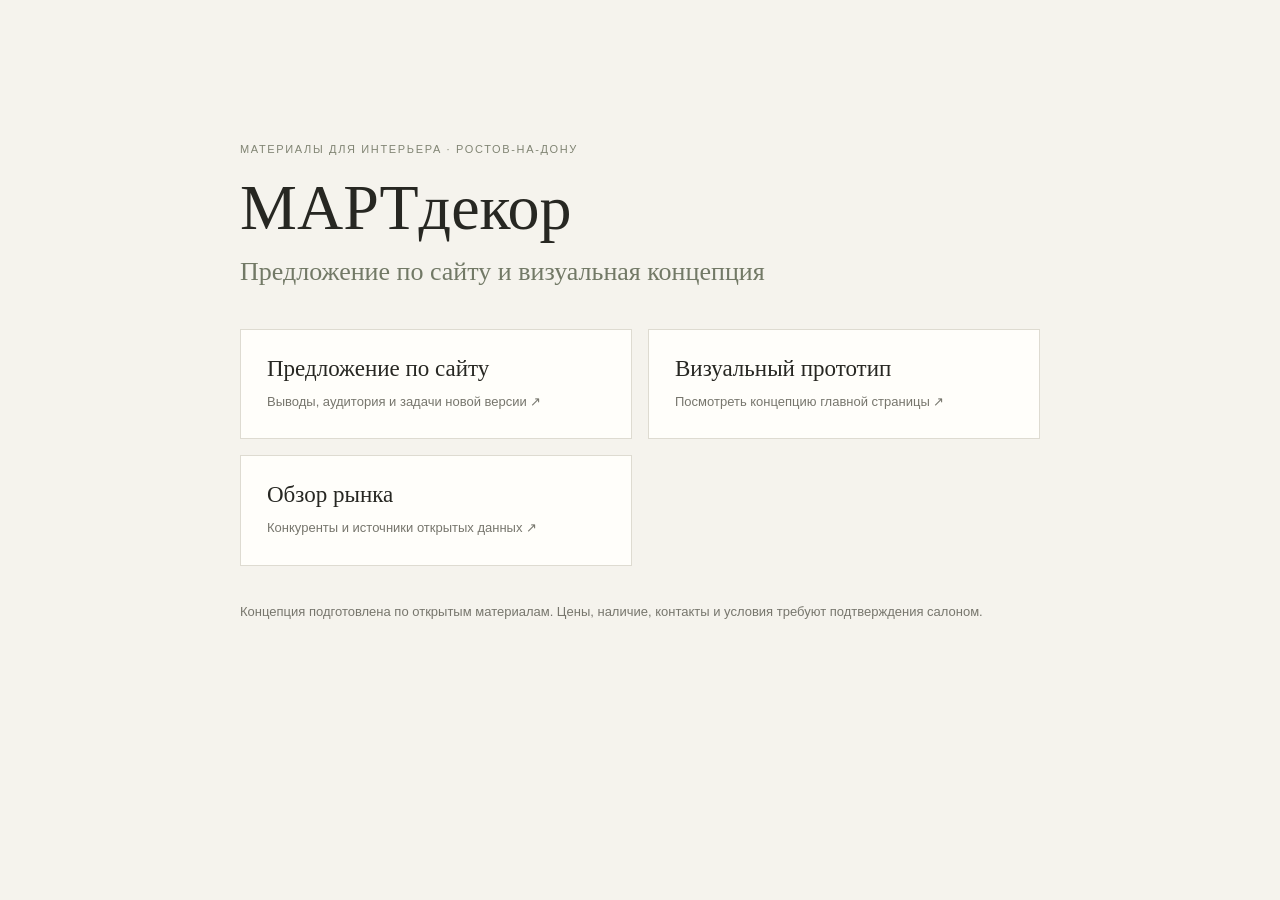
<file: index.html>
<!doctype html>
<html lang="ru"><head><meta charset="utf-8"><meta name="viewport" content="width=device-width,initial-scale=1"><title>МАРТдекор — сайт и предложение</title><link rel="stylesheet" href="style.css"></head>
<body><main><p class="kicker">Материалы для интерьера · Ростов-на-Дону</p><h1>МАРТдекор</h1><p class="lead">Предложение по сайту и визуальная концепция</p>
<div class="cards"><a href="kp/"><b>Предложение по сайту</b><span>Выводы, аудитория и задачи новой версии ↗</span></a><a href="prototype/index.html"><b>Визуальный прототип</b><span>Посмотреть концепцию главной страницы ↗</span></a><a href="market-analysis.html"><b>Обзор рынка</b><span>Конкуренты и источники открытых данных ↗</span></a></div>
<p class="note">Концепция подготовлена по открытым материалам. Цены, наличие, контакты и условия требуют подтверждения салоном.</p></main></body></html>
</file>
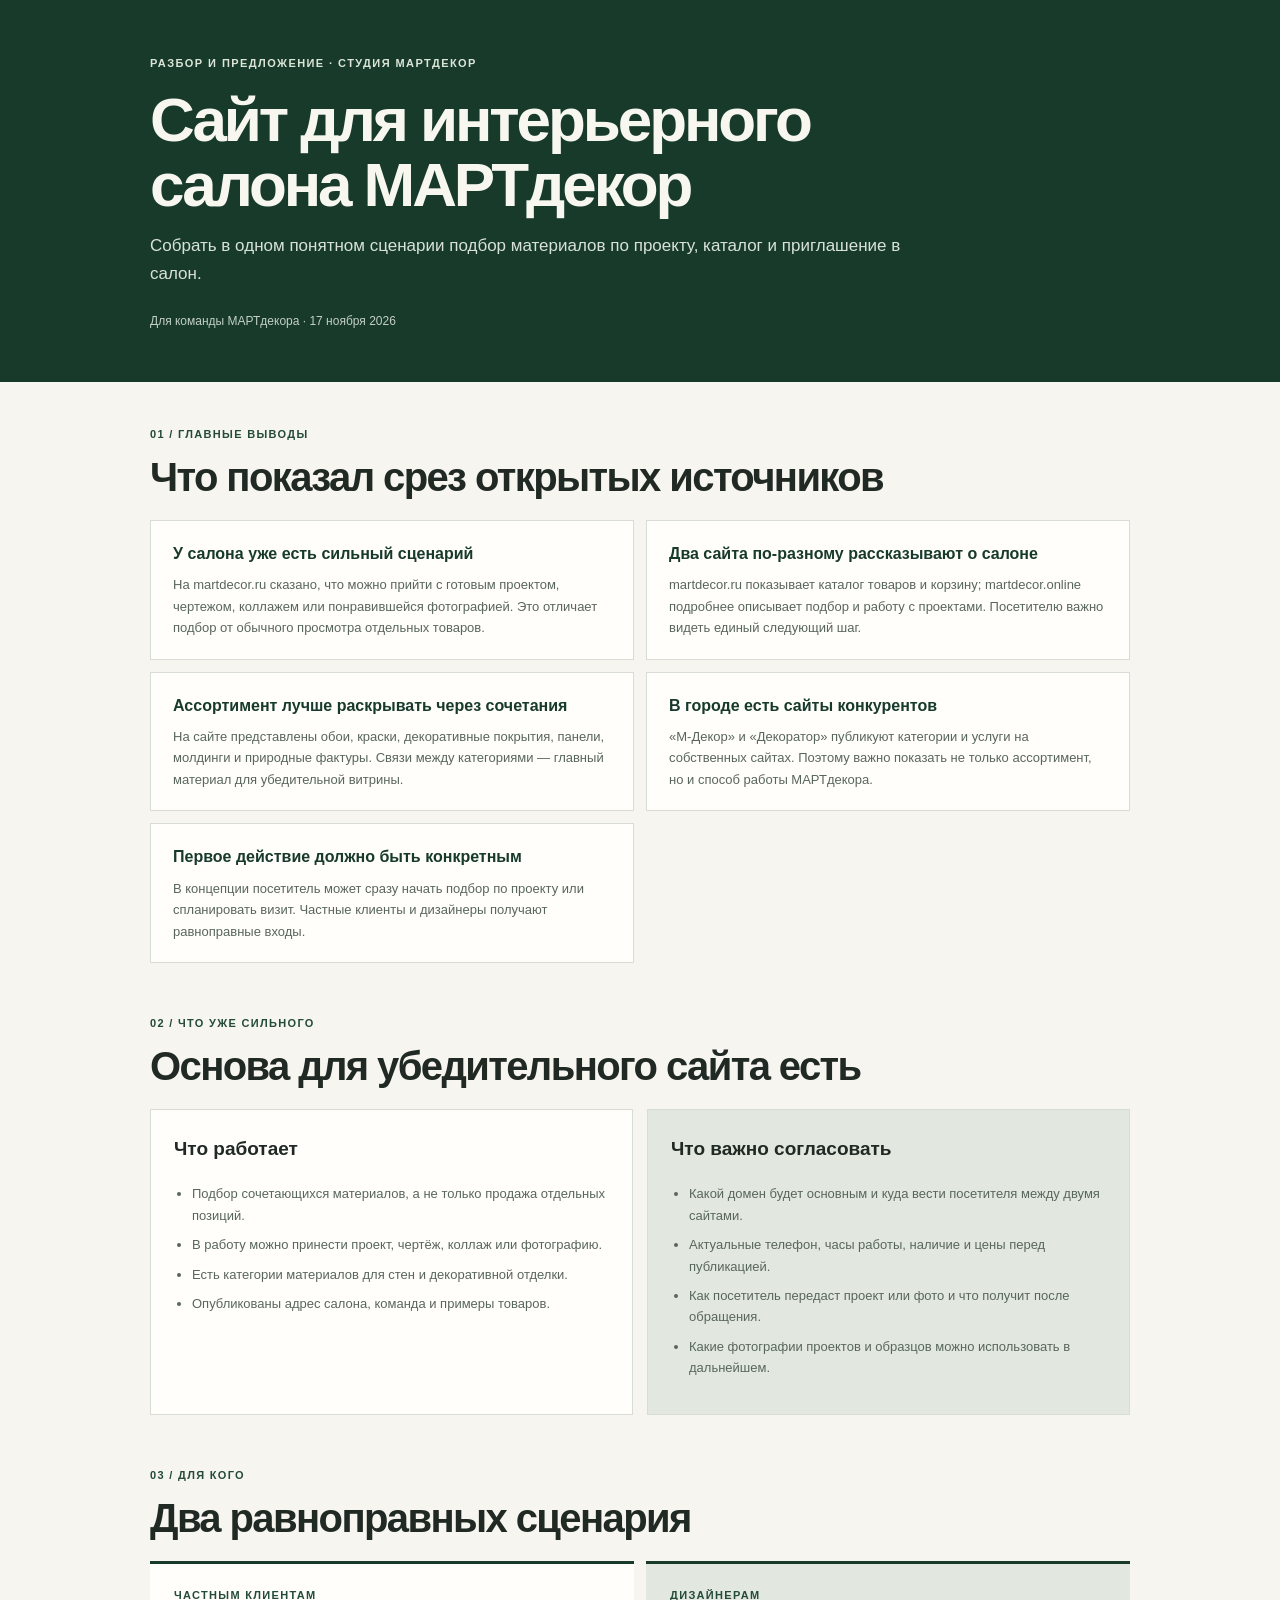
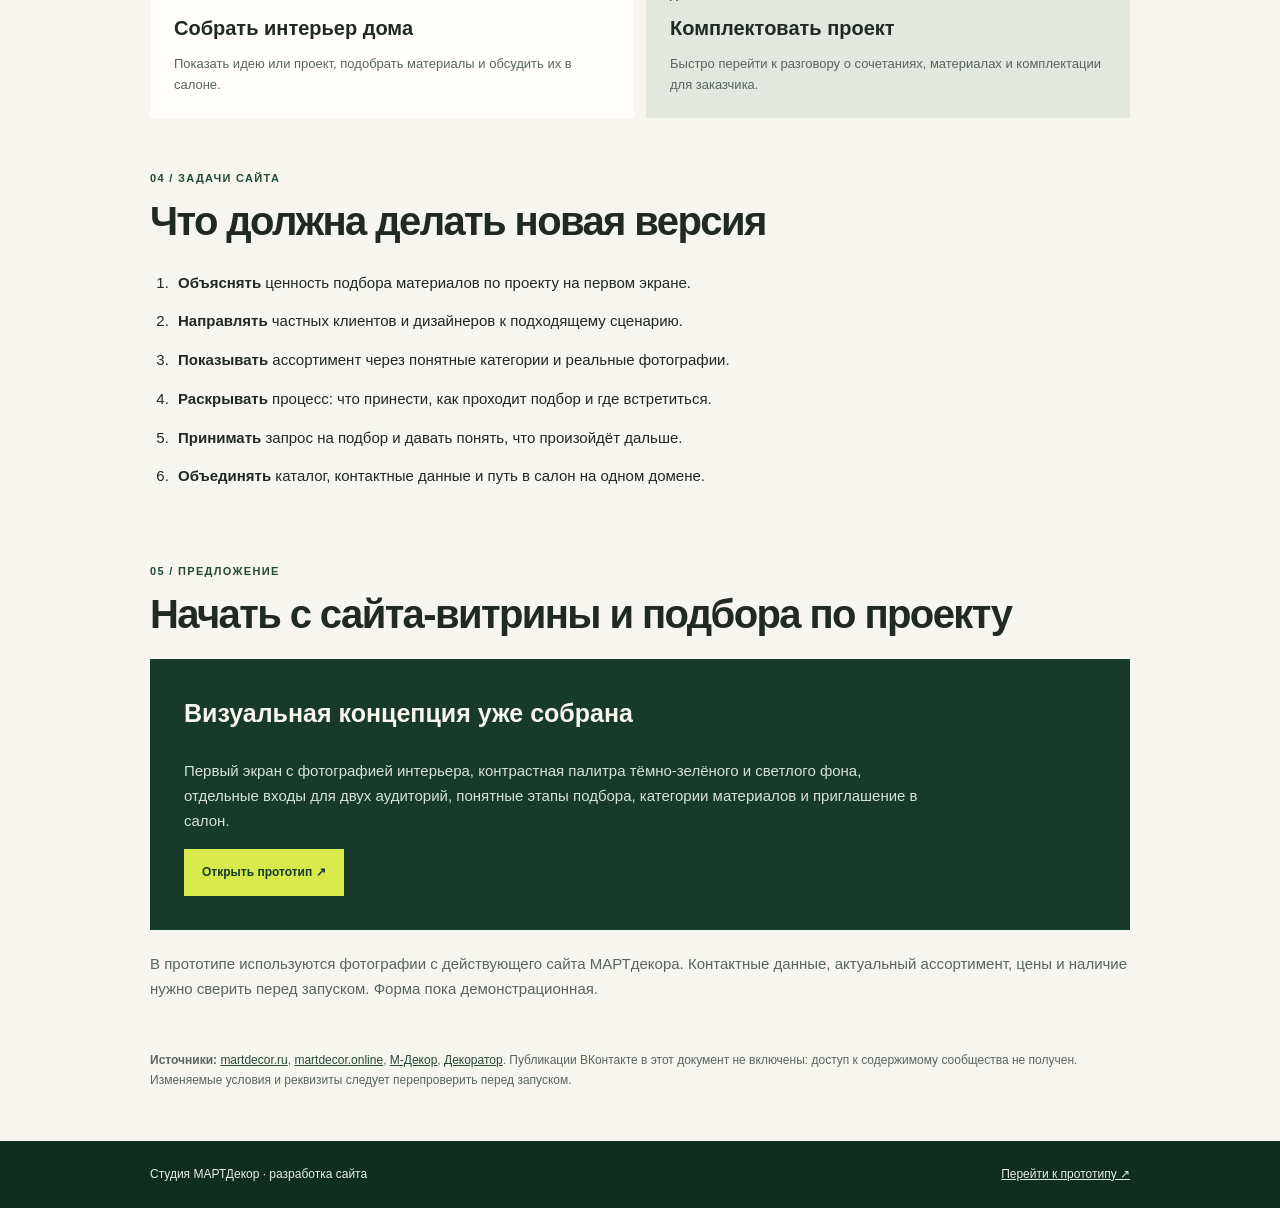
<file: kp/index.html>
<!doctype html>
<html lang="ru">
<head>
  <meta charset="utf-8">
  <meta name="viewport" content="width=device-width, initial-scale=1">
  <meta name="robots" content="noindex,nofollow">
  <title>Сайт для МАРТдекора — предложение</title>
  <style>
    :root{--green:#173a2b;--green2:#244b38;--paper:#f6f5ef;--white:#fffefa;--sage:#e2e8df;--ink:#202923;--muted:#59665d;--lime:#d7e94b;--line:#d7ddd5}
    *{box-sizing:border-box}body{margin:0;background:var(--paper);color:var(--ink);font:15px/1.65 Arial,sans-serif}a{color:inherit}.wrap{width:min(980px,calc(100% - 48px));margin:auto}header{background:var(--green);color:#f7f7f0;padding:54px 0 50px}header .wrap{max-width:980px}.eyebrow{margin:0 0 16px;color:#dbe6d8;font-size:11px;font-weight:700;letter-spacing:.13em;text-transform:uppercase}h1,h2,h3,p{margin-top:0}h1{max-width:820px;margin-bottom:15px;font-size:clamp(36px,6vw,62px);line-height:1.04;letter-spacing:-.05em}header p{max-width:760px;color:#d9e2d8;font-size:17px}.meta{margin-top:24px;color:#c3d0c5;font-size:12px}section{padding:43px 0 8px}.num{color:var(--green2);font-size:11px;font-weight:700;letter-spacing:.12em;text-transform:uppercase}h2{margin:12px 0 20px;font-size:clamp(28px,4vw,40px);line-height:1.12;letter-spacing:-.04em}.muted{color:var(--muted)}.findings{display:grid;grid-template-columns:1fr 1fr;gap:12px}.card{background:var(--white);border:1px solid var(--line);padding:20px 22px}.card b{display:block;margin-bottom:7px;color:var(--green);font-size:16px}.card p{margin:0;color:var(--muted);font-size:13px}.columns{display:grid;grid-template-columns:1fr 1fr;gap:14px}.panel{padding:23px;background:var(--white);border:1px solid var(--line)}.panel.green{background:var(--sage)}.panel h3{font-size:19px}.panel ul{padding-left:18px;margin:12px 0}.panel li{margin:8px 0;color:var(--muted);font-size:13px}.audience-grid{display:grid;grid-template-columns:1fr 1fr;gap:12px}.audience{padding:22px 24px;background:var(--white);border-top:3px solid var(--green)}.audience:nth-child(2){background:var(--sage)}.audience h3{margin:8px 0;font-size:20px}.audience p{margin:0;color:var(--muted);font-size:13px}.tasks{padding-left:23px}.tasks li{padding:7px 0 7px 5px}.offer{background:var(--green);color:#f7f7f0;padding:34px;margin:22px 0}.offer h3{font-size:25px}.offer p{max-width:740px;color:#d7e1d7}.button{display:inline-block;padding:14px 18px;background:var(--lime);color:var(--green);font-size:12px;font-weight:700;text-decoration:none}.sources{padding:26px 0 50px;color:var(--muted);font-size:12px}.sources a{color:var(--green2)}footer{padding:24px 0;background:#102d21;color:#e7eee7;font-size:12px}footer .wrap{display:flex;justify-content:space-between;gap:20px;flex-wrap:wrap}footer a{color:#e7eee7}
    @media(max-width:650px){.wrap{width:calc(100% - 36px)}header{padding:38px 0}header p{font-size:15px}.findings,.columns,.audience-grid{grid-template-columns:1fr}.card,.panel{padding:18px}.offer{padding:25px 20px}section{padding-top:34px}}
  </style>
</head>
<body>
  <header><div class="wrap"><p class="eyebrow">Разбор и предложение · Студия МАРТДекор</p><h1>Сайт для интерьерного салона МАРТдекор</h1><p>Собрать в одном понятном сценарии подбор материалов по проекту, каталог и приглашение в салон.</p><div class="meta">Для команды МАРТдекора · 17 ноября 2026</div></div></header>
  <main class="wrap">
    <section><div class="num">01 / Главные выводы</div><h2>Что показал срез открытых источников</h2><div class="findings">
      <article class="card"><b>У салона уже есть сильный сценарий</b><p>На martdecor.ru сказано, что можно прийти с готовым проектом, чертежом, коллажем или понравившейся фотографией. Это отличает подбор от обычного просмотра отдельных товаров.</p></article>
      <article class="card"><b>Два сайта по-разному рассказывают о салоне</b><p>martdecor.ru показывает каталог товаров и корзину; martdecor.online подробнее описывает подбор и работу с проектами. Посетителю важно видеть единый следующий шаг.</p></article>
      <article class="card"><b>Ассортимент лучше раскрывать через сочетания</b><p>На сайте представлены обои, краски, декоративные покрытия, панели, молдинги и природные фактуры. Связи между категориями — главный материал для убедительной витрины.</p></article>
      <article class="card"><b>В городе есть сайты конкурентов</b><p>«М-Декор» и «Декоратор» публикуют категории и услуги на собственных сайтах. Поэтому важно показать не только ассортимент, но и способ работы МАРТдекора.</p></article>
      <article class="card"><b>Первое действие должно быть конкретным</b><p>В концепции посетитель может сразу начать подбор по проекту или спланировать визит. Частные клиенты и дизайнеры получают равноправные входы.</p></article>
    </div></section>

    <section><div class="num">02 / Что уже сильного</div><h2>Основа для убедительного сайта есть</h2><div class="columns">
      <article class="panel"><h3>Что работает</h3><ul><li>Подбор сочетающихся материалов, а не только продажа отдельных позиций.</li><li>В работу можно принести проект, чертёж, коллаж или фотографию.</li><li>Есть категории материалов для стен и декоративной отделки.</li><li>Опубликованы адрес салона, команда и примеры товаров.</li></ul></article>
      <article class="panel green"><h3>Что важно согласовать</h3><ul><li>Какой домен будет основным и куда вести посетителя между двумя сайтами.</li><li>Актуальные телефон, часы работы, наличие и цены перед публикацией.</li><li>Как посетитель передаст проект или фото и что получит после обращения.</li><li>Какие фотографии проектов и образцов можно использовать в дальнейшем.</li></ul></article>
    </div></section>

    <section><div class="num">03 / Для кого</div><h2>Два равноправных сценария</h2><div class="audience-grid">
      <article class="audience"><div class="num">Частным клиентам</div><h3>Собрать интерьер дома</h3><p>Показать идею или проект, подобрать материалы и обсудить их в салоне.</p></article>
      <article class="audience"><div class="num">Дизайнерам</div><h3>Комплектовать проект</h3><p>Быстро перейти к разговору о сочетаниях, материалах и комплектации для заказчика.</p></article>
    </div></section>

    <section><div class="num">04 / Задачи сайта</div><h2>Что должна делать новая версия</h2><ol class="tasks"><li><b>Объяснять</b> ценность подбора материалов по проекту на первом экране.</li><li><b>Направлять</b> частных клиентов и дизайнеров к подходящему сценарию.</li><li><b>Показывать</b> ассортимент через понятные категории и реальные фотографии.</li><li><b>Раскрывать</b> процесс: что принести, как проходит подбор и где встретиться.</li><li><b>Принимать</b> запрос на подбор и давать понять, что произойдёт дальше.</li><li><b>Объединять</b> каталог, контактные данные и путь в салон на одном домене.</li></ol></section>

    <section><div class="num">05 / Предложение</div><h2>Начать с сайта-витрины и подбора по проекту</h2><div class="offer"><h3>Визуальная концепция уже собрана</h3><p>Первый экран с фотографией интерьера, контрастная палитра тёмно-зелёного и светлого фона, отдельные входы для двух аудиторий, понятные этапы подбора, категории материалов и приглашение в салон.</p><a class="button" href="../prototype/index.html">Открыть прототип ↗</a></div><p class="muted">В прототипе используются фотографии с действующего сайта МАРТдекора. Контактные данные, актуальный ассортимент, цены и наличие нужно сверить перед запуском. Форма пока демонстрационная.</p></section>

    <div class="sources"><b>Источники:</b> <a href="https://martdecor.ru/">martdecor.ru</a>, <a href="https://martdecor.online/">martdecor.online</a>, <a href="https://m-decor-salon.ru/">М-Декор</a>, <a href="https://decorator-don.ru/">Декоратор</a>. Публикации ВКонтакте в этот документ не включены: доступ к содержимому сообщества не получен. Изменяемые условия и реквизиты следует перепроверить перед запуском.</div>
  </main>
  <footer><div class="wrap"><span>Студия МАРТДекор · разработка сайта</span><a href="../prototype/index.html">Перейти к прототипу ↗</a></div></footer>
</body>
</html>
</file>
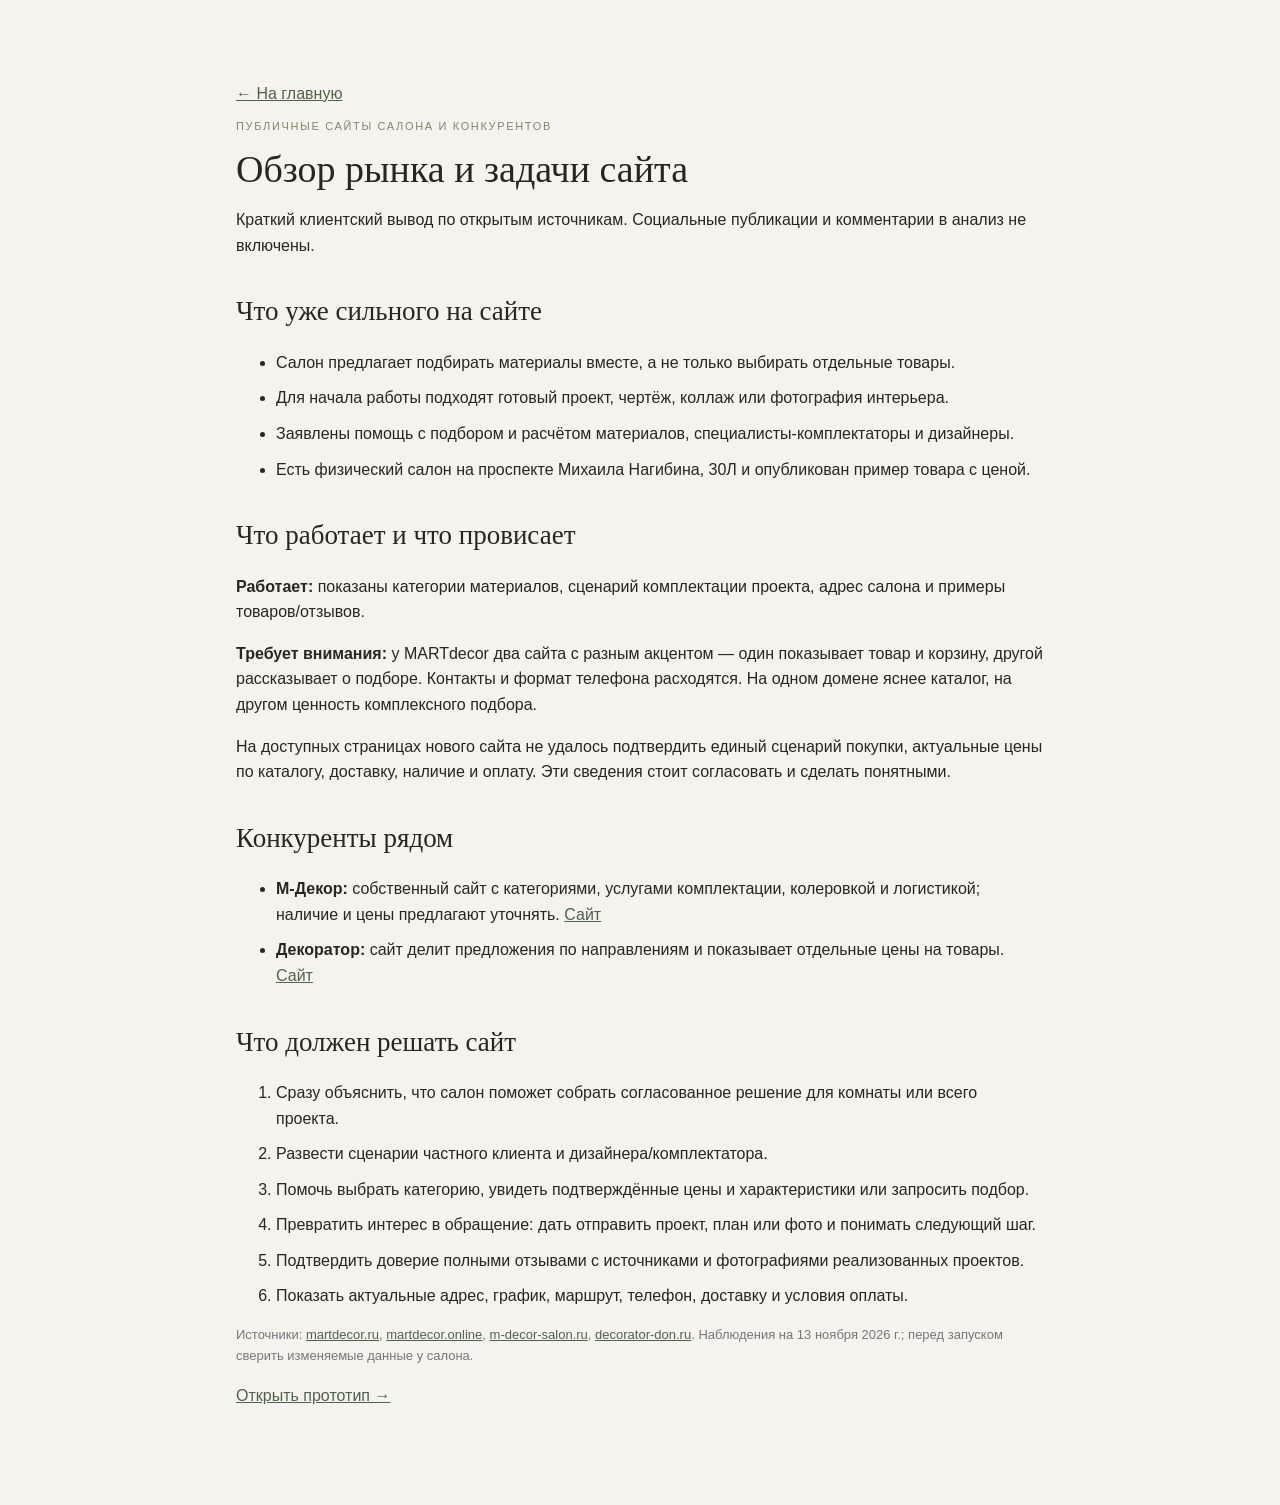
<file: market-analysis.html>
<!doctype html><html lang="ru"><head><meta charset="utf-8"><meta name="viewport" content="width=device-width,initial-scale=1"><title>Обзор рынка — МАРТдекор</title><link rel="stylesheet" href="style.css"><style>article{max-width:880px;margin:5vh auto;padding:36px}h1,h2{font:38px Georgia,serif;font-weight:500}h2{font-size:27px;margin-top:38px}.back{color:#52604e}li{margin:10px 0}.src{font-size:13px;color:#777}a{color:#52604e}</style></head><body><article><a class="back" href="index.html">← На главную</a><p class="kicker">Публичные сайты салона и конкурентов</p><h1>Обзор рынка и задачи сайта</h1><p>Краткий клиентский вывод по открытым источникам. Социальные публикации и комментарии в анализ не включены.</p><h2>Что уже сильного на сайте</h2><ul><li>Салон предлагает подбирать материалы вместе, а не только выбирать отдельные товары.</li><li>Для начала работы подходят готовый проект, чертёж, коллаж или фотография интерьера.</li><li>Заявлены помощь с подбором и расчётом материалов, специалисты-комплектаторы и дизайнеры.</li><li>Есть физический салон на проспекте Михаила Нагибина, 30Л и опубликован пример товара с ценой.</li></ul><h2>Что работает и что провисает</h2><p><b>Работает:</b> показаны категории материалов, сценарий комплектации проекта, адрес салона и примеры товаров/отзывов.</p><p><b>Требует внимания:</b> у MARTdecor два сайта с разным акцентом — один показывает товар и корзину, другой рассказывает о подборе. Контакты и формат телефона расходятся. На одном домене яснее каталог, на другом ценность комплексного подбора.</p><p>На доступных страницах нового сайта не удалось подтвердить единый сценарий покупки, актуальные цены по каталогу, доставку, наличие и оплату. Эти сведения стоит согласовать и сделать понятными.</p><h2>Конкуренты рядом</h2><ul><li><b>М-Декор:</b> собственный сайт с категориями, услугами комплектации, колеровкой и логистикой; наличие и цены предлагают уточнять. <a href="https://m-decor-salon.ru/">Сайт</a></li><li><b>Декоратор:</b> сайт делит предложения по направлениям и показывает отдельные цены на товары. <a href="https://decorator-don.ru/">Сайт</a></li></ul><h2>Что должен решать сайт</h2><ol><li>Сразу объяснить, что салон поможет собрать согласованное решение для комнаты или всего проекта.</li><li>Развести сценарии частного клиента и дизайнера/комплектатора.</li><li>Помочь выбрать категорию, увидеть подтверждённые цены и характеристики или запросить подбор.</li><li>Превратить интерес в обращение: дать отправить проект, план или фото и понимать следующий шаг.</li><li>Подтвердить доверие полными отзывами с источниками и фотографиями реализованных проектов.</li><li>Показать актуальные адрес, график, маршрут, телефон, доставку и условия оплаты.</li></ol><p class="src">Источники: <a href="https://martdecor.ru/">martdecor.ru</a>, <a href="https://martdecor.online/">martdecor.online</a>, <a href="https://m-decor-salon.ru/">m-decor-salon.ru</a>, <a href="https://decorator-don.ru/">decorator-don.ru</a>. Наблюдения на 13 ноября 2026 г.; перед запуском сверить изменяемые данные у салона.</p><p><a class="back" href="prototype/index.html">Открыть прототип →</a></p></article></body></html>
</file>
<file: style.css>
*{box-sizing:border-box}body{margin:0;background:#f5f3ed;color:#272722;font:16px/1.6 Manrope,Arial,sans-serif}main{max-width:880px;margin:10vh auto;padding:40px}.kicker{text-transform:uppercase;letter-spacing:.15em;font-size:11px;color:#818574}.lead{font:26px Georgia,serif;color:#727966;margin:0 0 42px}h1{font:64px Georgia,serif;font-weight:500;margin:12px 0}.cards{display:grid;grid-template-columns:1fr 1fr;gap:16px}.cards a{padding:26px;background:#fffefa;border:1px solid #dedbd1;color:inherit;text-decoration:none}.cards a:hover{border-color:#8b9079}.cards b,.cards span{display:block}.cards b{font:23px Georgia,serif;margin-bottom:10px}.cards span,.note{font-size:13px;color:#77766d}.note{margin-top:36px}@media(max-width:600px){main{margin:4vh auto;padding:24px}.cards{grid-template-columns:1fr}h1{font-size:48px}}
</file>
